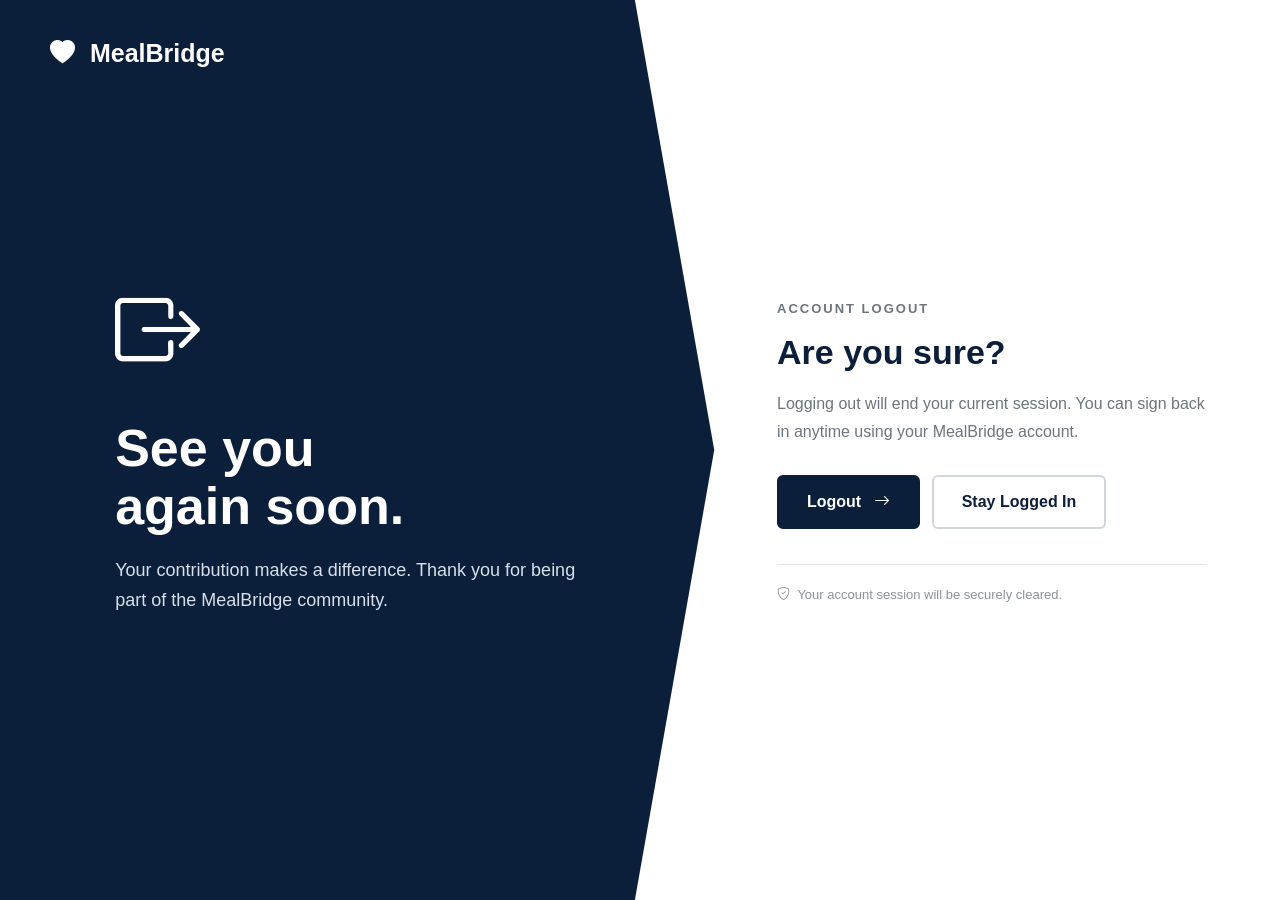
<file: logout.html>
<!DOCTYPE html>
<html lang="en">

<head>

    <meta charset="UTF-8">
    <meta name="viewport" content="width=device-width, initial-scale=1.0">

    <title>Logout | MealBridge</title>

    <link href="https://cdn.jsdelivr.net/npm/bootstrap@5.3.3/dist/css/bootstrap.min.css" rel="stylesheet">

    <link rel="stylesheet" href="https://cdn.jsdelivr.net/npm/bootstrap-icons@1.11.3/font/bootstrap-icons.min.css">

    <style>
        * {
            box-sizing: border-box;
        }

        body {
            margin: 0;
            min-height: 100vh;
            font-family: Arial, sans-serif;
            background: #ffffff;
        }

        .logout-page {
            min-height: 100vh;
            position: relative;
            overflow: hidden;
        }

        .navy-section {
            position: absolute;
            top: 0;
            left: 0;
            width: 62%;
            height: 100%;
            background: #0b1f3a;
            clip-path: polygon(0 0,
                    80% 0,
                    90% 50%,
                    80% 100%,
                    0 100%);
            color: white;
            display: flex;
            align-items: center;
            padding-left: 9%;
        }

        .brand {
            position: absolute;
            top: 35px;
            left: 50px;
            font-size: 25px;
            font-weight: 700;
        }

        .brand i {
            margin-right: 8px;
        }

        .visual-content {
            max-width: 480px;
        }

        .visual-icon {
            font-size: 85px;
            margin-bottom: 25px;
        }

        .visual-content h1 {
            font-size: 52px;
            line-height: 1.1;
            font-weight: 700;
            margin-bottom: 20px;
        }

        .visual-content p {
            font-size: 18px;
            line-height: 1.7;
            color: #d7dfeb;
        }

        .white-section {
            position: absolute;
            right: 0;
            top: 0;
            width: 45%;
            height: 100%;
            display: flex;
            align-items: center;
            justify-content: center;
            padding: 40px;
        }

        .confirmation {
            width: 100%;
            max-width: 430px;
        }

        .confirmation .small-title {
            color: #6c757d;
            text-transform: uppercase;
            letter-spacing: 2px;
            font-size: 13px;
            font-weight: 600;
        }

        .confirmation h2 {
            color: #0b1f3a;
            font-size: 34px;
            font-weight: 700;
            margin: 12px 0 18px;
        }

        .confirmation p {
            color: #6c757d;
            line-height: 1.7;
            margin-bottom: 30px;
        }

        .button-group {
            display: flex;
            gap: 12px;
        }

        .btn-logout {
            background: #0b1f3a;
            color: white;
            border: 2px solid #0b1f3a;
            padding: 13px 28px;
            font-weight: 600;
        }

        .btn-logout:hover {
            background: #ffffff;
            color: #0b1f3a;
        }

        .btn-cancel {
            background: white;
            color: #0b1f3a;
            border: 2px solid #d1d6dc;
            padding: 13px 28px;
            font-weight: 600;
        }

        .btn-cancel:hover {
            background: #f3f5f7;
        }

        .footer-note {
            margin-top: 35px;
            padding-top: 20px;
            border-top: 1px solid #e2e5e8;
            font-size: 13px;
            color: #8a929a;
        }

        @media (max-width: 900px) {

            .navy-section {
                position: relative;
                width: 100%;
                height: 50vh;
                min-height: 400px;
                clip-path: none;
                padding: 100px 35px 40px;
            }

            .white-section {
                position: relative;
                width: 100%;
                height: 50vh;
                min-height: 400px;
                padding: 45px 30px;
            }

            .brand {
                left: 30px;
            }

            .visual-content h1 {
                font-size: 40px;
            }

            .visual-icon {
                font-size: 60px;
            }
        }

        @media (max-width: 500px) {

            .button-group {
                flex-direction: column;
            }

            .button-group button {
                width: 100%;
            }

        }
    </style>

</head>

<body>

    <div class="logout-page">


        <!-- Navy Section -->

        <section class="navy-section">

            <div class="brand">
                <i class="bi bi-heart-fill"></i>
                MealBridge
            </div>

            <div class="visual-content">

                <div class="visual-icon">
                    <i class="bi bi-box-arrow-right"></i>
                </div>

                <h1>
                    See you<br>
                    again soon.
                </h1>

                <p>
                    Your contribution makes a difference.
                    Thank you for being part of the MealBridge
                    community.
                </p>

            </div>

        </section>


        <!-- White Section -->

        <section class="white-section">

            <div class="confirmation">

                <span class="small-title">
                    Account Logout
                </span>

                <h2>
                    Are you sure?
                </h2>

                <p>
                    Logging out will end your current session.
                    You can sign back in anytime using your
                    MealBridge account.
                </p>


                <div class="button-group">

                    <button class="btn btn-logout" onclick="logoutUser()">
                        Logout
                        <i class="bi bi-arrow-right ms-2"></i>
                    </button>

                    <button class="btn btn-cancel" onclick="goBack()">
                        Stay Logged In
                    </button>

                </div>


                <div class="footer-note">
                    <i class="bi bi-shield-check me-1"></i>
                    Your account session will be securely cleared.
                </div>

            </div>

        </section>

    </div>


    <script>

    function logoutUser() {

        fetch("BACKEND/auth/logout.php", {
            method: "POST"
        })
        .then(response => response.json())
        .then(data => {

            // Clear frontend login data
            localStorage.clear();
            sessionStorage.clear();

            // Redirect to login page
            window.location.href = "login.html";

        })
        .catch(error => {

            console.error("Logout error:", error);

            // Clear frontend login data even if the server request fails
            localStorage.clear();
            sessionStorage.clear();

            // Still redirect to login
            window.location.href = "login.html";
        });
    }


    function goBack() {

        window.history.back();

    }

</script>

</body>

</html>
</file>
